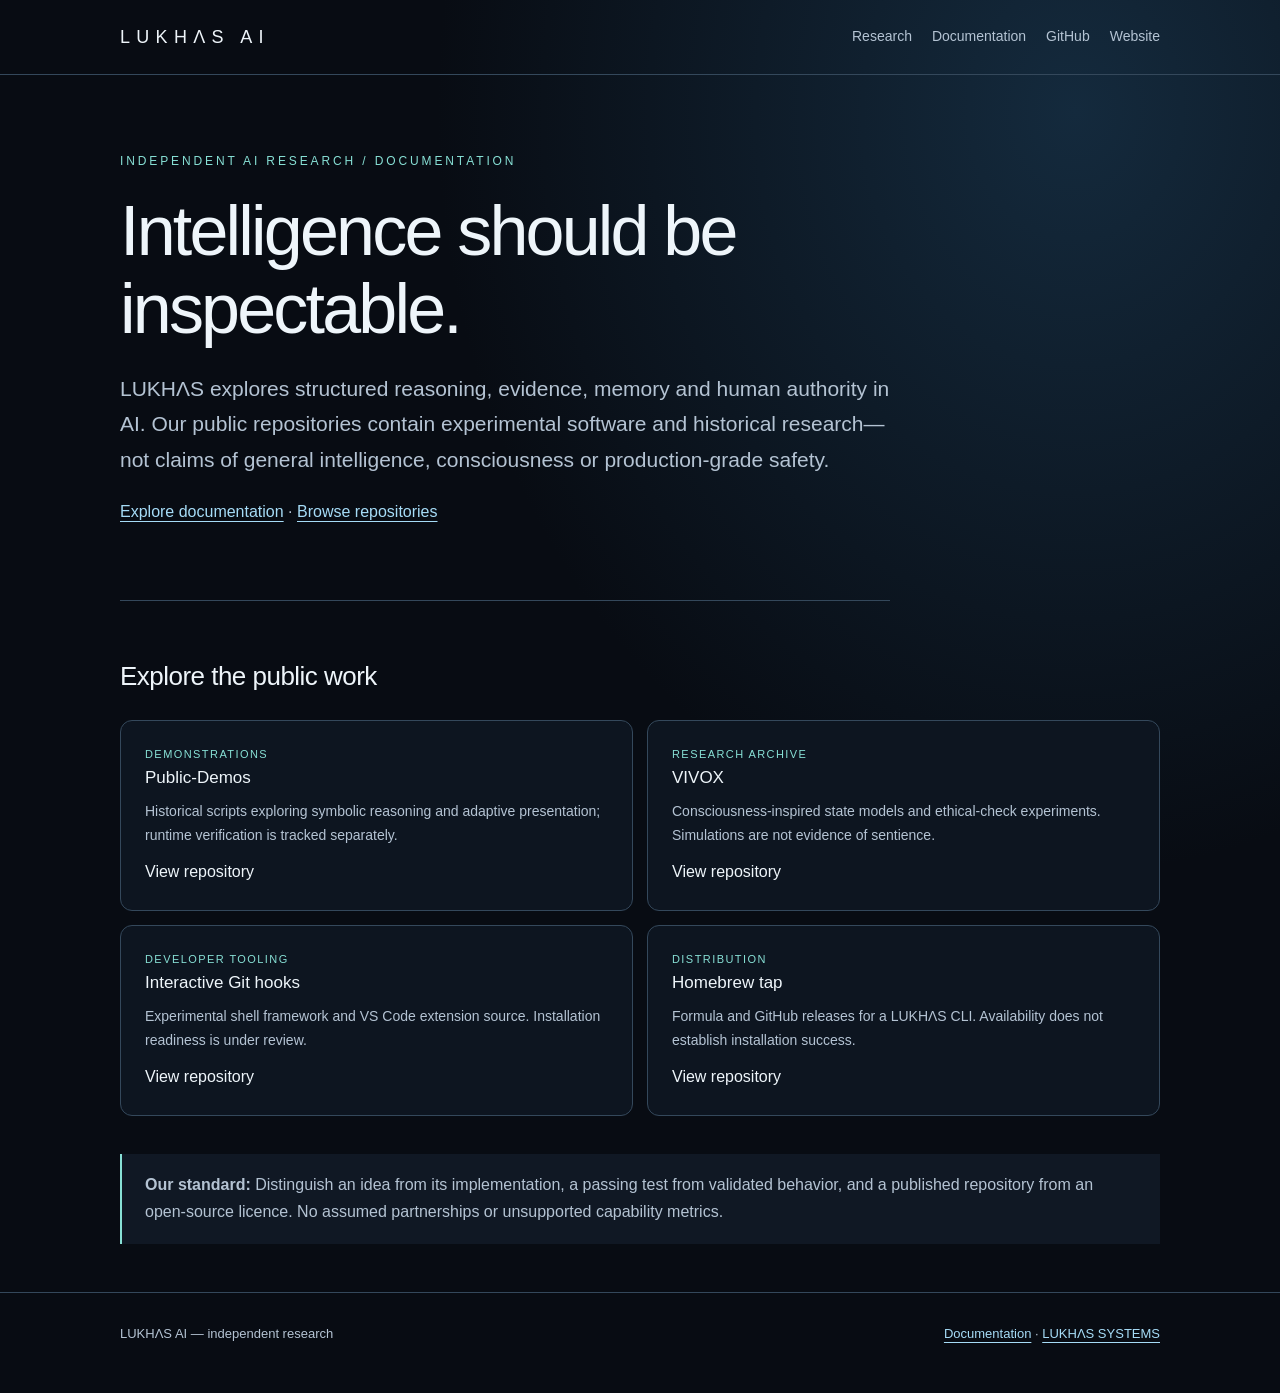
<file: docs/index.html>
<!doctype html>
<html lang="en"><head><meta charset="utf-8"><meta name="viewport" content="width=device-width,initial-scale=1"><meta name="color-scheme" content="dark"><title>LUKHΛS AI — Research and evidence</title><meta name="description" content="Independent research on structured, evidence-aware and human-governed AI. Explore public prototypes and their limitations."><link rel="stylesheet" href="assets/site.css"></head>
<body><a class="skip" href="#main">Skip to content</a><header><div class="shell"><a href="./" class="brand" aria-label="LUKHΛS AI home"><strong>LUKHΛS</strong> AI</a><nav aria-label="Primary"><a href="#research">Research</a><a href="wiki/">Documentation</a><a href="https://github.com/LukhasAI">GitHub</a><a href="https://lukhas.ai">Website</a></nav></div></header>
<main class="shell" id="main"><section class="hero"><div class="eyebrow">Independent AI research / documentation</div><h1>Intelligence should be inspectable.</h1><p class="lead">LUKHΛS explores structured reasoning, evidence, memory and human authority in AI. Our public repositories contain experimental software and historical research—not claims of general intelligence, consciousness or production-grade safety.</p><p><a href="wiki/">Explore documentation</a> · <a href="https://github.com/LukhasAI">Browse repositories</a></p></section>
<section id="research" aria-labelledby="research-title"><h2 id="research-title">Explore the public work</h2><div class="cards">
<a class="card" href="https://github.com/LukhasAI/Public-Demos"><div class="meta">Demonstrations</div><h3>Public-Demos</h3><p>Historical scripts exploring symbolic reasoning and adaptive presentation; runtime verification is tracked separately.</p><span>View repository</span></a>
<a class="card" href="https://github.com/LukhasAI/vivox-research-pack"><div class="meta">Research archive</div><h3>VIVOX</h3><p>Consciousness-inspired state models and ethical-check experiments. Simulations are not evidence of sentience.</p><span>View repository</span></a>
<a class="card" href="https://github.com/LukhasAI/consciousness-hooks"><div class="meta">Developer tooling</div><h3>Interactive Git hooks</h3><p>Experimental shell framework and VS Code extension source. Installation readiness is under review.</p><span>View repository</span></a>
<a class="card" href="https://github.com/LukhasAI/homebrew-tap"><div class="meta">Distribution</div><h3>Homebrew tap</h3><p>Formula and GitHub releases for a LUKHΛS CLI. Availability does not establish installation success.</p><span>View repository</span></a>
</div></section><aside class="note"><p><strong>Our standard:</strong> Distinguish an idea from its implementation, a passing test from validated behavior, and a published repository from an open-source licence. No assumed partnerships or unsupported capability metrics.</p></aside></main>
<footer><div class="shell"><span>LUKHΛS AI — independent research</span><span><a href="wiki/">Documentation</a> · <a href="https://github.com/Lukhas-Systems">LUKHΛS SYSTEMS</a></span></div></footer></body></html>
</file>
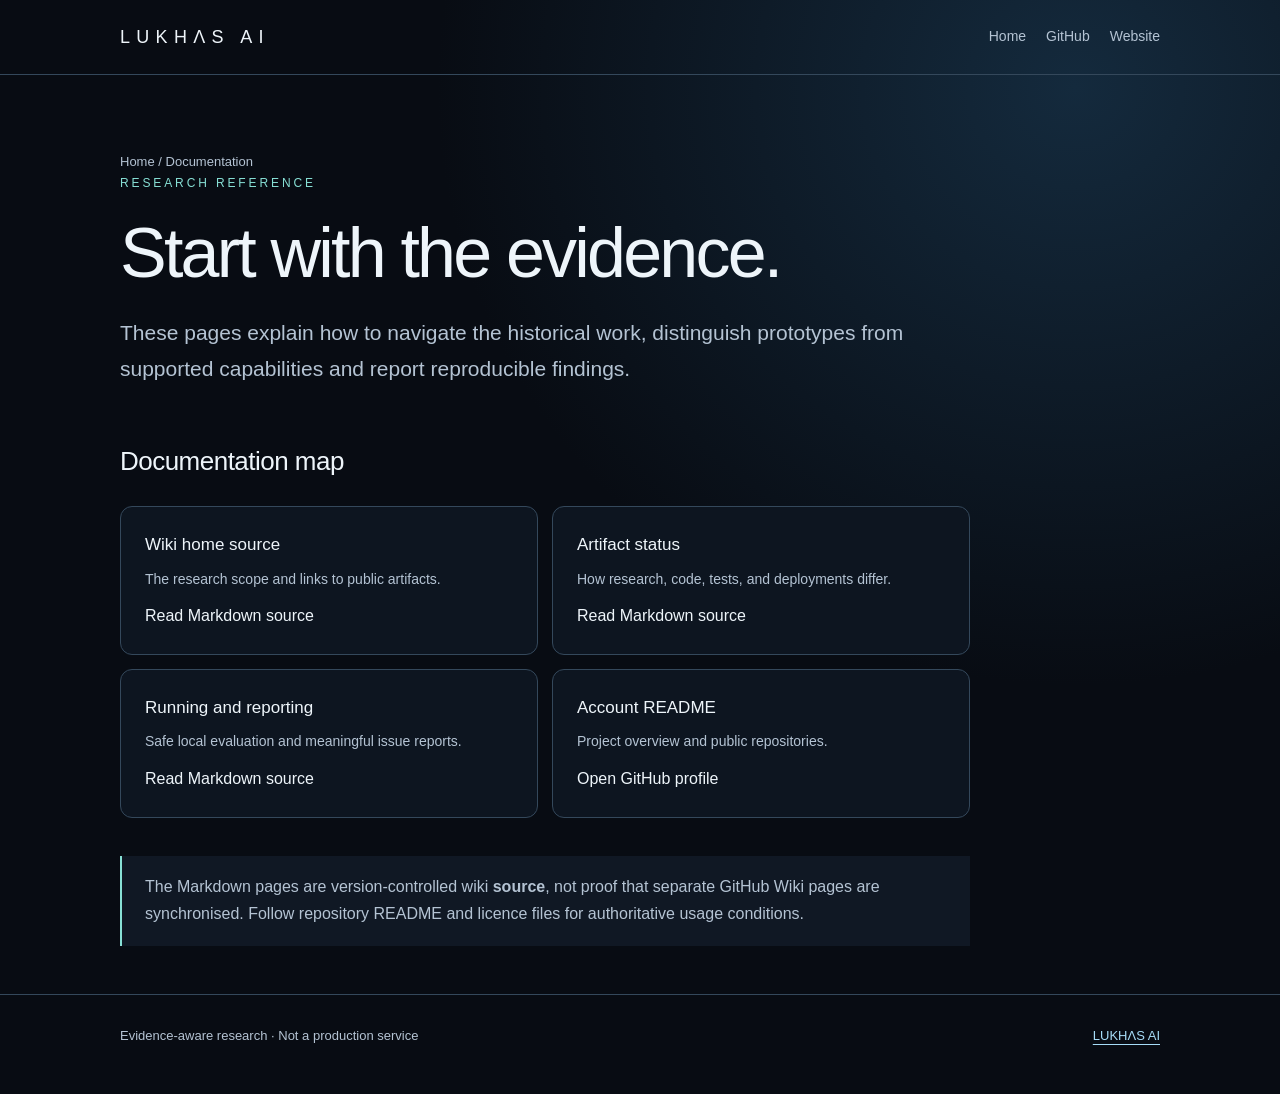
<file: docs/wiki/index.html>
<!doctype html><html lang="en"><head><meta charset="utf-8"><meta name="viewport" content="width=device-width,initial-scale=1"><title>Documentation — LUKHΛS AI</title><meta name="description" content="Entry points and research-status guidance for LUKHΛS AI public repositories."><link rel="stylesheet" href="../assets/site.css"></head><body><a class="skip" href="#main">Skip to content</a><header><div class="shell"><a class="brand" href="../">LUKHΛS AI</a><nav aria-label="Primary"><a href="../">Home</a><a href="https://github.com/LukhasAI">GitHub</a><a href="https://lukhas.ai">Website</a></nav></div></header><main class="shell" id="main"><div class="breadcrumbs">Home / Documentation</div><div class="text-panel"><div class="eyebrow">Research reference</div><h1>Start with the evidence.</h1><p class="lead">These pages explain how to navigate the historical work, distinguish prototypes from supported capabilities and report reproducible findings.</p><h2>Documentation map</h2><div class="cards"><a class="card" href="https://github.com/LukhasAI/LukhasAI/blob/main/docs/wiki/Home.md"><h3>Wiki home source</h3><p>The research scope and links to public artifacts.</p><span>Read Markdown source</span></a><a class="card" href="https://github.com/LukhasAI/LukhasAI/blob/main/docs/wiki/Artifact-Status.md"><h3>Artifact status</h3><p>How research, code, tests, and deployments differ.</p><span>Read Markdown source</span></a><a class="card" href="https://github.com/LukhasAI/LukhasAI/blob/main/docs/wiki/Running-and-Reporting.md"><h3>Running and reporting</h3><p>Safe local evaluation and meaningful issue reports.</p><span>Read Markdown source</span></a><a class="card" href="https://github.com/LukhasAI/LukhasAI"><h3>Account README</h3><p>Project overview and public repositories.</p><span>Open GitHub profile</span></a></div><aside class="note"><p>The Markdown pages are version-controlled wiki <strong>source</strong>, not proof that separate GitHub Wiki pages are synchronised. Follow repository README and licence files for authoritative usage conditions.</p></aside></div></main><footer><div class="shell"><span>Evidence-aware research · Not a production service</span><a href="../">LUKHΛS AI</a></div></footer></body></html>
</file>
<file: docs/assets/site.css>
:root{color-scheme:dark;--bg:#080c13;--panel:#101824;--panel2:#0d1520;--text:#eef5fa;--muted:#b4c3d3;--line:#34485b;--accent:#87e0d5;--link:#a6dcf7}*{box-sizing:border-box}html{scroll-behavior:smooth}body{margin:0;background:radial-gradient(ellipse at 84% 8%,#142a3d 0%,transparent 42%),var(--bg);font-family:Arial,Helvetica,sans-serif;color:var(--text);line-height:1.68}a{color:var(--link);text-underline-offset:4px}a:focus-visible{outline:2px solid var(--accent);outline-offset:4px}.skip{position:absolute;transform:translateY(-150%);padding:12px;background:var(--panel);z-index:9}.skip:focus{transform:none}.shell{width:min(1040px,calc(100% - 48px));margin:auto}header{border-bottom:1px solid var(--line);padding:22px 0}header .shell{display:flex;align-items:center;justify-content:space-between;gap:24px;flex-wrap:wrap}.brand{color:var(--text);text-decoration:none;font-size:18px;font-weight:300;letter-spacing:.35em}.brand strong{font-weight:400}.eyebrow{font-size:12px;letter-spacing:.24em;text-transform:uppercase;color:var(--accent)}nav{display:flex;gap:20px;flex-wrap:wrap}nav a{color:var(--muted);font-size:14px;text-decoration:none}nav a:hover{color:var(--text)}main{padding:76px 0 48px}.hero{max-width:770px;padding-bottom:58px;border-bottom:1px solid var(--line)}h1{font-size:clamp(38px,6vw,70px);font-weight:300;line-height:1.11;letter-spacing:-.04em;margin:22px 0}h2{font-size:26px;font-weight:400;letter-spacing:-.02em;margin-top:54px}h3{font-size:17px;font-weight:500;margin:0 0 8px}p{color:var(--muted)}.lead{font-size:clamp(17px,2vw,21px);line-height:1.7}.cards{display:grid;grid-template-columns:repeat(2,minmax(0,1fr));gap:14px;margin-top:22px}.card{display:block;text-decoration:none;color:inherit;background:var(--panel2);border:1px solid var(--line);border-radius:12px;padding:24px;transition:border-color .2s}.card:hover,.card:focus-visible{border-color:var(--accent)}.card p{font-size:14px;margin:6px 0 12px}.card .meta{color:var(--accent);font-size:11px;text-transform:uppercase;letter-spacing:.13em}.note{margin-top:38px;padding:18px 23px;border-left:2px solid var(--accent);background:var(--panel)}.note p{margin:0}footer{border-top:1px solid var(--line);padding:30px 0 48px;font-size:13px;color:var(--muted)}footer .shell{display:flex;gap:18px;flex-wrap:wrap;justify-content:space-between}.breadcrumbs{font-size:13px;color:var(--muted)}ul{color:var(--muted);padding-left:22px}li{margin-bottom:8px}small{color:var(--muted)}.text-panel{max-width:850px}@media(max-width:660px){.shell{width:min(100% - 32px,1040px)}header{padding:16px 0}.brand{font-size:16px}main{padding:40px 0 32px}.cards{grid-template-columns:1fr}h1{font-size:40px}nav{gap:14px}}
</file>
